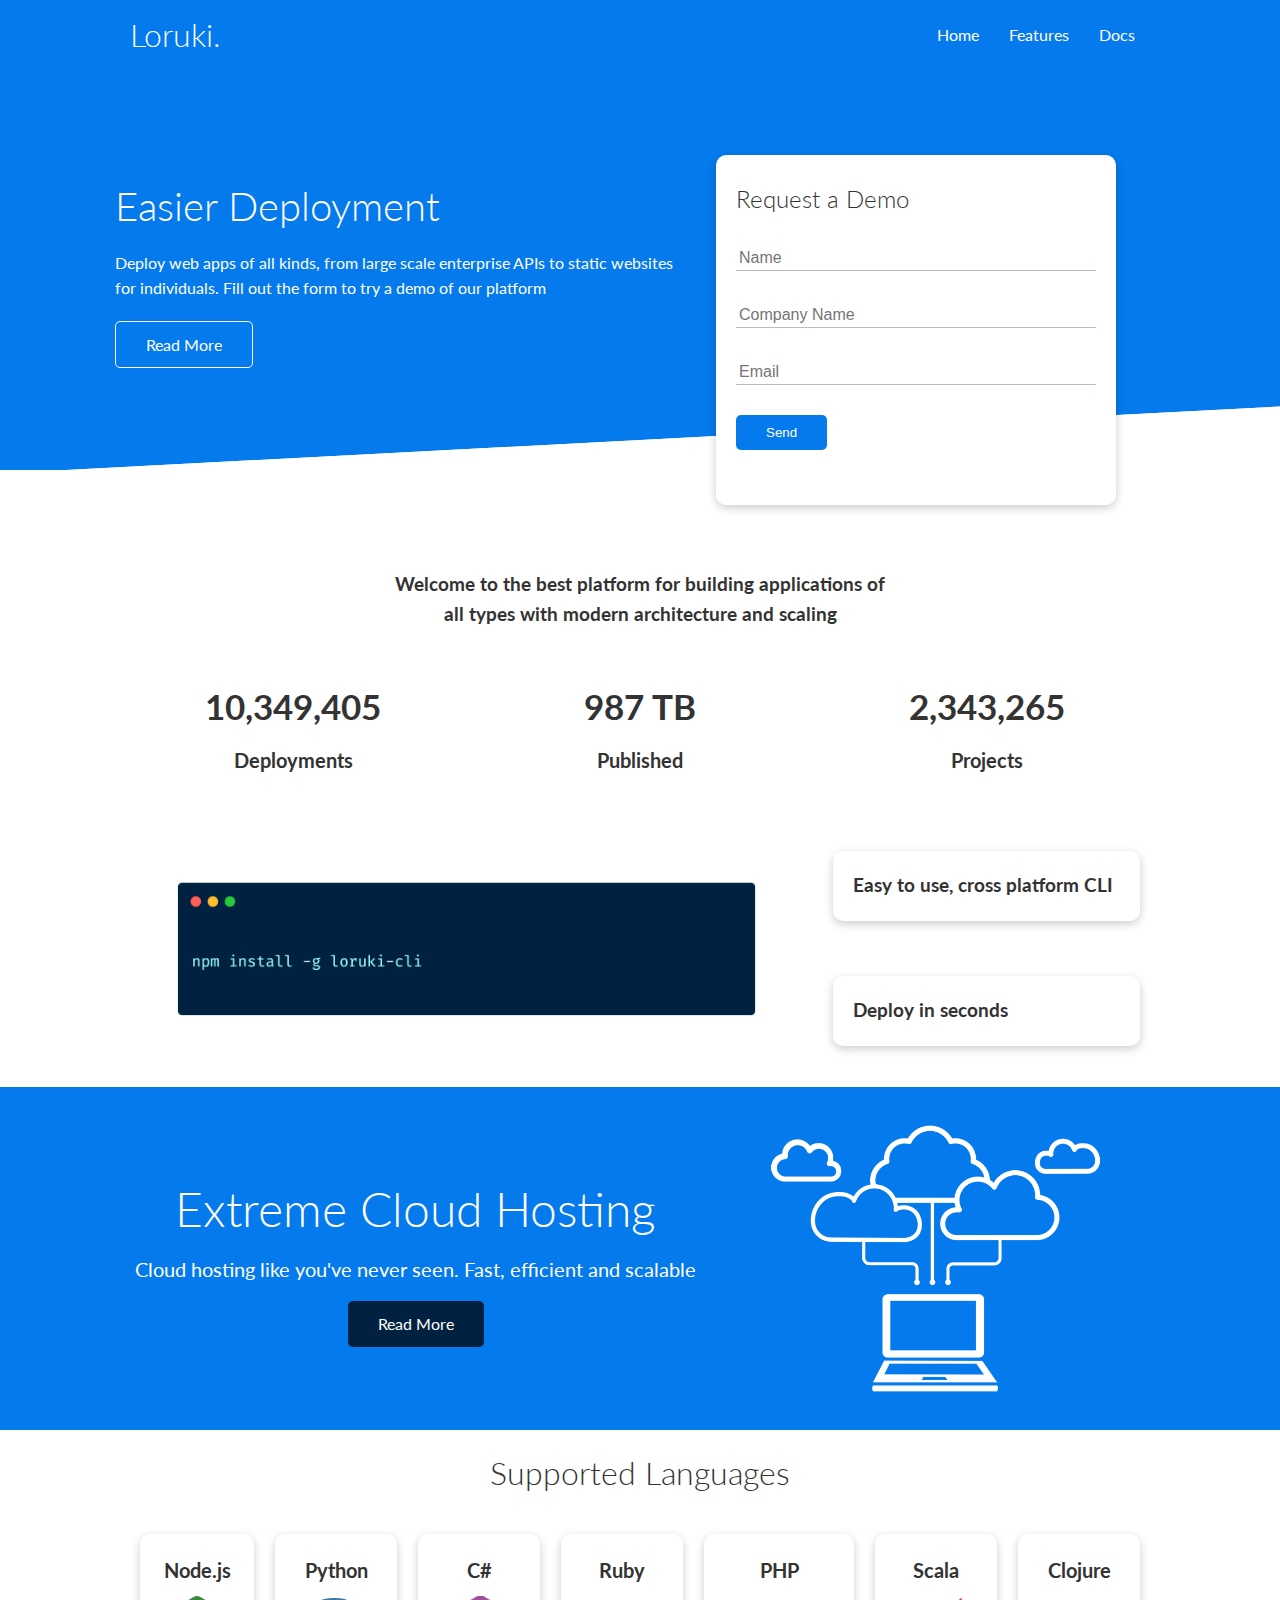
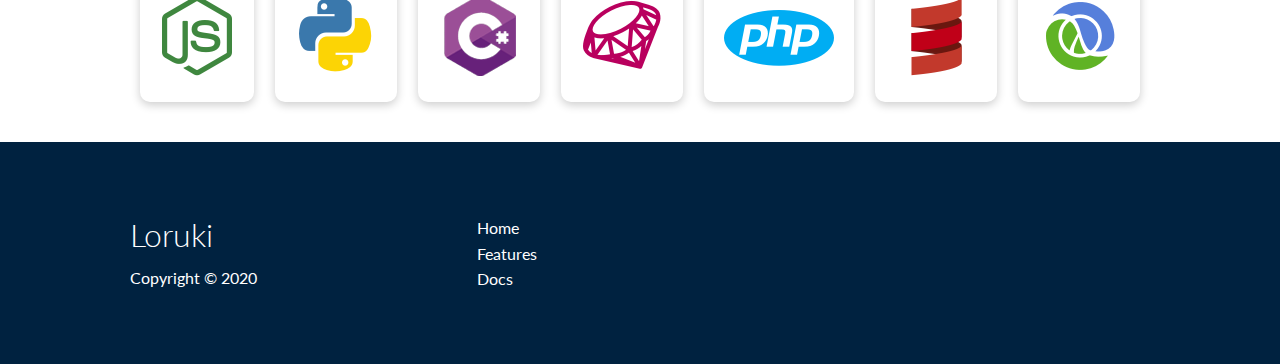
<file: Website/index.html>
<!DOCTYPE html>
<html lang="en">
<head>
    <meta charset="UTF-8">
    <meta http-equiv="X-UA-Compatible" content="IE=edge">
    <meta name="viewport" content="width=device-width, initial-scale=1.0">
    <title>Loruki | Cloud Hosting For Everyone</title>
    <link rel="preconnect" href="https://fonts.googleapis.com">
    <link rel="preconnect" href="https://fonts.gstatic.com" crossorigin>
    <link href="https://fonts.googleapis.com/css2?family=Lato:wght@300&display=swap" rel="stylesheet">
    <link rel="stylesheet" href="https://cdnjs.cloudflare.com/ajax/libs/font-awesome/6.1.2/css/all.min.css" integrity="sha512-1sCRPdkRXhBV2PBLUdRb4tMg1w2YPf37qatUFeS7zlBy7jJI8Lf4VHwWfZZfpXtYSLy85pkm9GaYVYMfw5BC1A==" crossorigin="anonymous" referrerpolicy="no-referrer" />
    <link rel="stylesheet" href="style.css">
</head>
<body>
    
    <!-- NAVBAR SECTION -->
    <div class="navbar">
        <div class="container flex">
            <h1 class="logo">Loruki.</h1>
            <nav>
                <ul>
                    <li><a href="index.html">Home</a></li>
                    <li><a href="features.html">Features</a></li>
                    <li><a href="docs.html">Docs</a></li>
                </ul>
            </nav>
        </div>
    </div>

    <!-- SHOWCASE SECTION -->
    <section class="showcase">
        <div class="container grid">
            <div class="showcase-text">
                <h1>Easier Deployment</h1>
                <p>Deploy web apps of all kinds, from large scale enterprise APIs to static websites for individuals. Fill out the form to try a demo of our platform</p>
                <a href="features.html" class="btn btn-outline">Read More</a>
            </div>

            <div class="showcase-form card">
                <h2>Request a Demo</h2>
                <form>
                    <div class="form-control">
                        <input type="text" name="name" placeholder="Name" required>
                    </div>

                    <div class="form-control">
                        <input type="text" name="company" placeholder="Company Name" required>
                    </div>

                    <div class="form-control">
                        <input type="email" name="email" placeholder="Email" required>
                    </div>

                    <input type="submit" value="Send" class="btn btn">
                </form>
            </div> 
        </div>
    </section>

    <!-- STATS SECTION -->
    <section class="stats">
        <div class="container">
            <h3 class="stats-heading text-center my-1">
                Welcome to the best platform for building applications of all types with modern architecture and scaling
            </h3>

            <div class="grid grid-3 text-center my-4">
                <div>
                    <i class="fas fa-server fa-3x"></i>
                    <h3>10,349,405</h3>
                    <p class="text-secondary">Deployments</p>
                </div>
                <div>
                    <i class="fas fa-upload fa-3x"></i>
                    <h3>987 TB</h3>
                    <p class="text-secondary">Published</p>
                    
                </div>
                <div>
                    <i class="fas fa-project-diagram fa-3x"></i>
                    <h3>2,343,265</h3>
                    <p class="text-secondary">Projects</p>

                </div>
            </div>
        </div>
    </section>

    <!-- CLI SECTION -->
    <section class="cli">
        <div class="container grid">
            <img src="img/cli.png" alt="Install cli">
            <div class="card">
                <h3>Easy to use, cross platform CLI</h3>
            </div>

            <div class="card">
                <h3>Deploy in seconds</h3>
            </div>
        </div>
    </section>

    <!-- CLOUD SECTION -->
    <section class="cloud bg-primary my-2 py-2">
        <div class="container grid">
            <div class="text-center">
                <h2 class="lg">Extreme Cloud Hosting</h2>
                <p class="lead my-1">Cloud hosting like you've never seen. Fast, efficient and scalable</p>
                <a href="features.html" class="btn btn-dark">Read More</a>
            </div>
            <img src="img/cloud.png" alt="Cloud">
        </div>
    </section>

    <!-- LANGUAGES SECTION -->
    <section class="languages">
        <h2 class="md text-center my-2">Supported Languages</h2>
        <div class="container flex">
            <div class="card">
                <h4>Node.js</h4>
                <img src="img/logos/node.png" alt="Node.js">
            </div>
            <div class="card">
                <h4>Python</h4>
                <img src="img/logos/python.png" alt="Python">
            </div>
            <div class="card">
                <h4>C#</h4>
                <img src="img/logos/csharp.png" alt="CSharp">
            </div>
            <div class="card">
                <h4>Ruby</h4>
                <img src="img/logos/ruby.png" alt="Ruby">
            </div>
            <div class="card">
                <h4>PHP</h4>
                <img src="img/logos/php.png" alt="PHP">
            </div>
            <div class="card">
                <h4>Scala</h4>
                <img src="img/logos/scala.png" alt="Scala">
            </div>
            <div class="card">
                <h4>Clojure</h4>
                <img src="img/logos/clojure.png" alt="Clojure">
            </div>
        </div>
    </section>

    <!-- FOOTER -->
    <footer class="footer bg-dark py-5">
        <div class="container grid grid-3">
            <div>
                <h1>Loruki</h1>
                <p>Copyright &copy; 2020</p>
            </div>
            <nav>
                <ul>
                    <li><a href="index.html">Home</a></li>
                    <li><a href="features.html">Features</a></li>
                    <li><a href="docs.html">Docs</a></li>
                </ul>
            </nav>

            <div class="social">
                <a href="#"><i class="fab fa-github fa-2x"></i></a>
                <a href="#"><i class="fab fa-facebook fa-2x"></i></a>
                <a href="#"><i class="fab fa-instagram fa-2x"></i></a>
                <a href="#"><i class="fab fa-twitter fa-2x"></i></a>
            </div>
        </div>
    </footer>


</body>
</html>
</file>
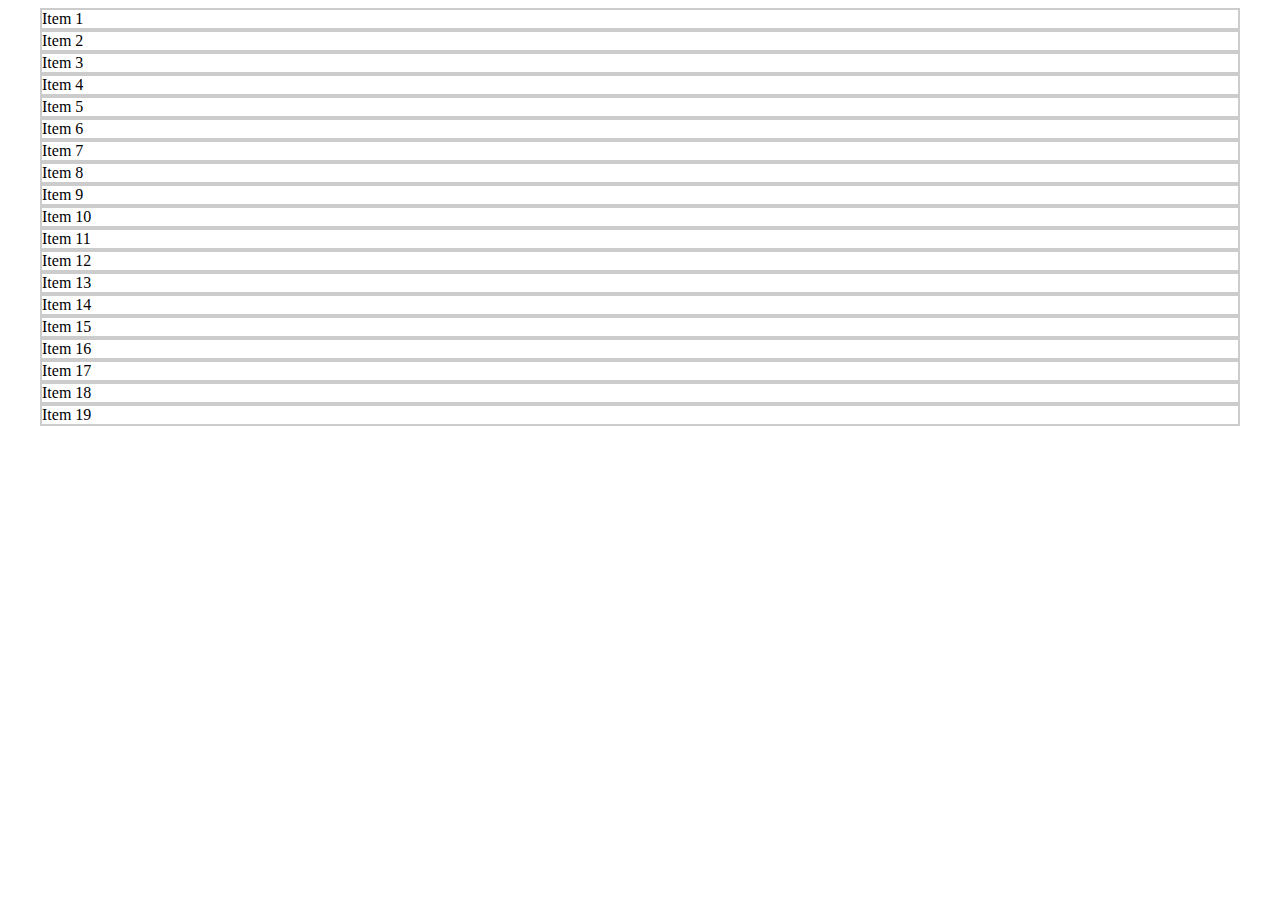
<file: Flexbox-Responsive/flexbox.html>
<!DOCTYPE html>
<html lang="en">
<head>
    <meta charset="UTF-8">
    <meta http-equiv="X-UA-Compatible" content="IE=edge">
    <meta name="viewport" content="width=device-width, initial-scale=1.0">
    <title>Flexbox</title>
    <link rel="stylesheet" href="flexbox.css">
</head>
<body>

    <div class="container">
        <section class="flex-container">
            <article class="flex-item">Item 1</article>
            <article class="flex-item">Item 2</article>
            <article class="flex-item">Item 3</article>
            <article class="flex-item">Item 4</article>
            <article class="flex-item">Item 5</article>
            <article class="flex-item">Item 6</article>
            <article class="flex-item">Item 7</article>
            <article class="flex-item">Item 8</article>
            <article class="flex-item">Item 9</article>
            <article class="flex-item">Item 10</article>
            <article class="flex-item">Item 11</article>
            <article class="flex-item">Item 12</article>
            <article class="flex-item">Item 13</article>
            <article class="flex-item">Item 14</article>
            <article class="flex-item">Item 15</article>
            <article class="flex-item">Item 16</article>
            <article class="flex-item">Item 17</article>
            <article class="flex-item">Item 18</article>
            <article class="flex-item">Item 19</article>
        </section>
    </div>

    <div class="flex">
        <div class="hijos"></div>
        <div class="hijos"></div>
        <div class="hijos"></div>
        <div class="hijos"></div>
        <div class="hijos"></div>
    </div>

    

   

    
</body>
</html>
</file>
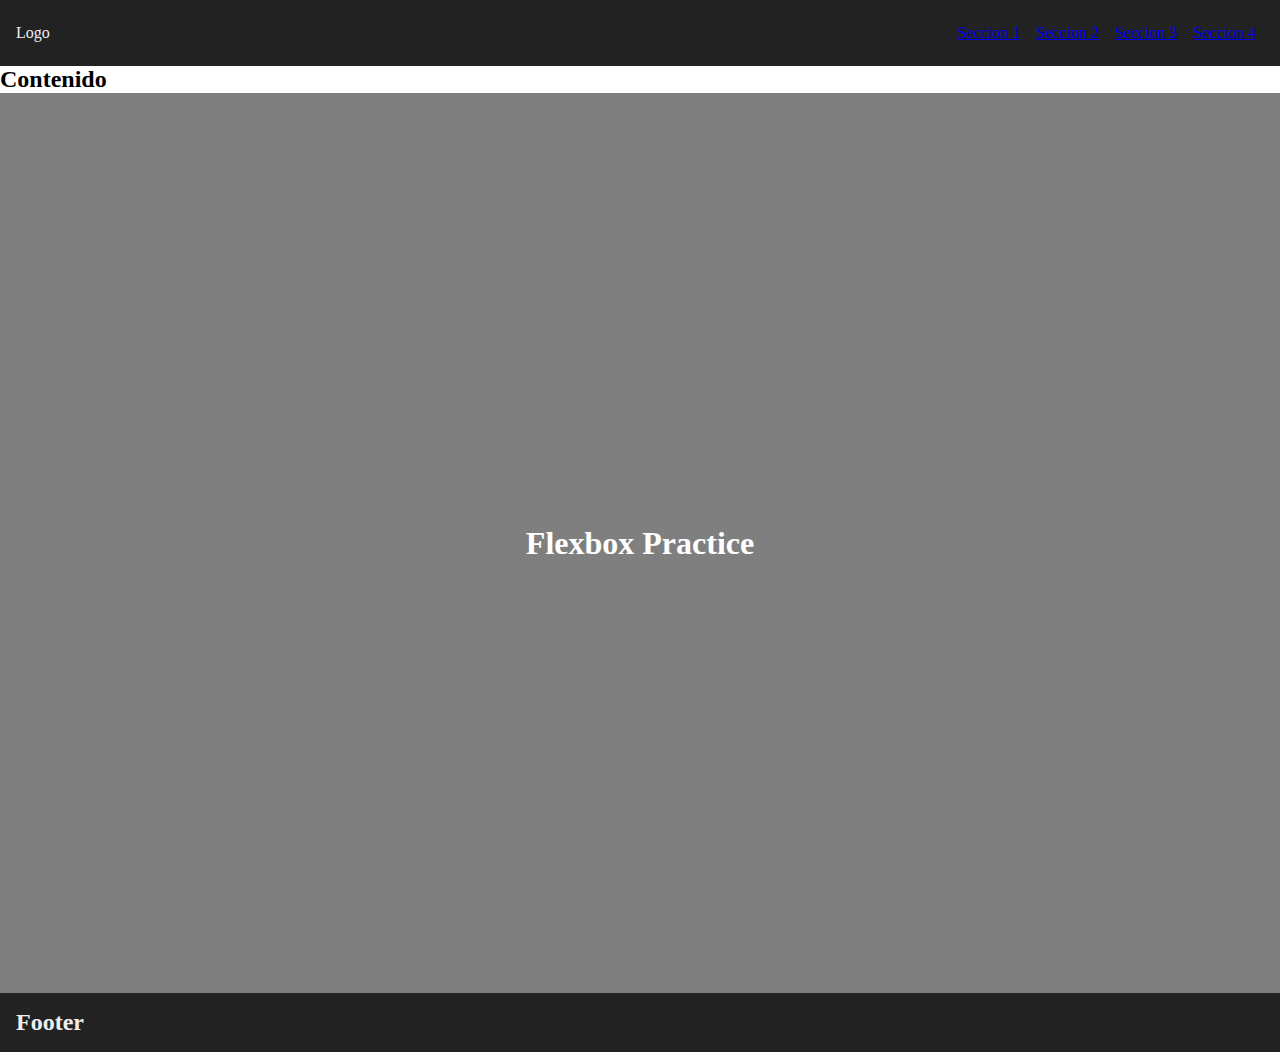
<file: Flexbox-Responsive/practica.html>
<!DOCTYPE html>
<html lang="en">
<head>
    <meta charset="UTF-8">
    <meta http-equiv="X-UA-Compatible" content="IE=edge">
    <meta name="viewport" content="width=device-width, initial-scale=1.0">
    <title>Practica Flexbox</title>
    <link rel="stylesheet" href="practica.css">
</head>
<body>
    <header class="titulares header">
        <div class="logo">Logo</div>
        <nav class="menu">
            <ul>
                <li><a href="#">Seccion 1</a></li>
                <li><a href="#">Seccion 2</a></li>
                <li><a href="#">Seccion 3</a></li>
                <li><a href="#">Seccion 4</a></li>
            </ul>
        </nav>
    </header>

    <main>
        <h2>Contenido</h2>
        <article class="hero-image">
            <div>
                <h1>Flexbox Practice</h1>
            </div>
        </article>
        
    </main>

    <footer class="titulares">
        <h2>Footer</h2>

    </footer>
    
</body>
</html>
</file>
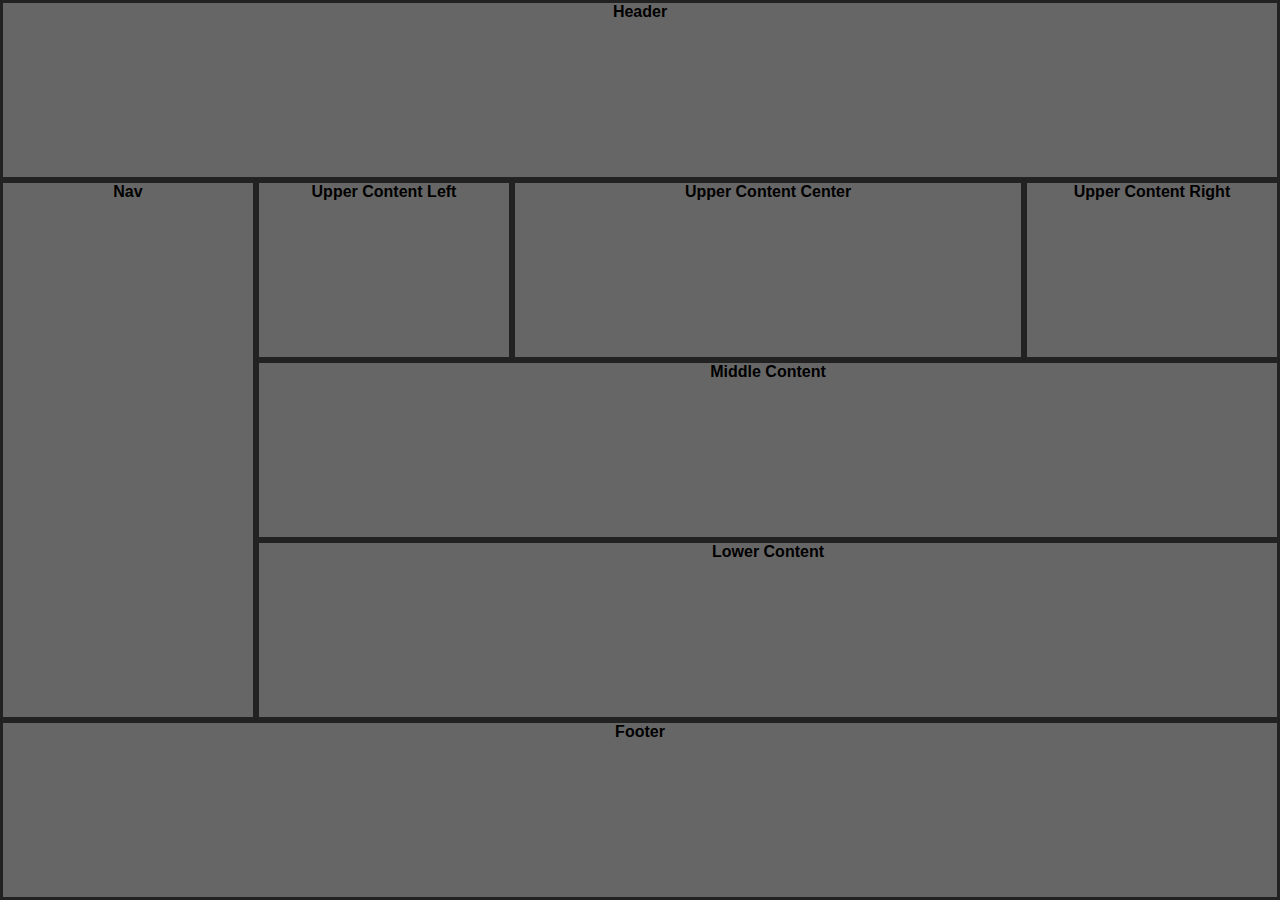
<file: GRID/grid_layout.html>
<!DOCTYPE html>
<html lang="en">
<head>
    <meta charset="UTF-8">
    <meta http-equiv="X-UA-Compatible" content="IE=edge">
    <meta name="viewport" content="width=device-width, initial-scale=1.0">
    <title>Grid Layout</title>
    <link rel="stylesheet" href="grid_layout.css">
</head>

<body>
    <header class="header">
        <h2>Header</h2>
    </header>

    <nav class="nav">
        <h2>Nav</h2>
    </nav>

    <article class="uc-left">
        <h2>Upper Content Left</h2>
    </article>

    <article class="uc-center">
        <h2>Upper Content Center</h2>
    </article>

    <article class="uc-right">
        <h2>Upper Content Right</h2>
    </article>

    <article class="uc-middle">
        <h2>Middle Content</h2>
    </article>

    <article class="uc-lower">
        <h2>Lower Content</h2>
    </article>

    <footer class="footer">
        <h2>Footer</h2>
    </footer>

</body>
</html>
</file>
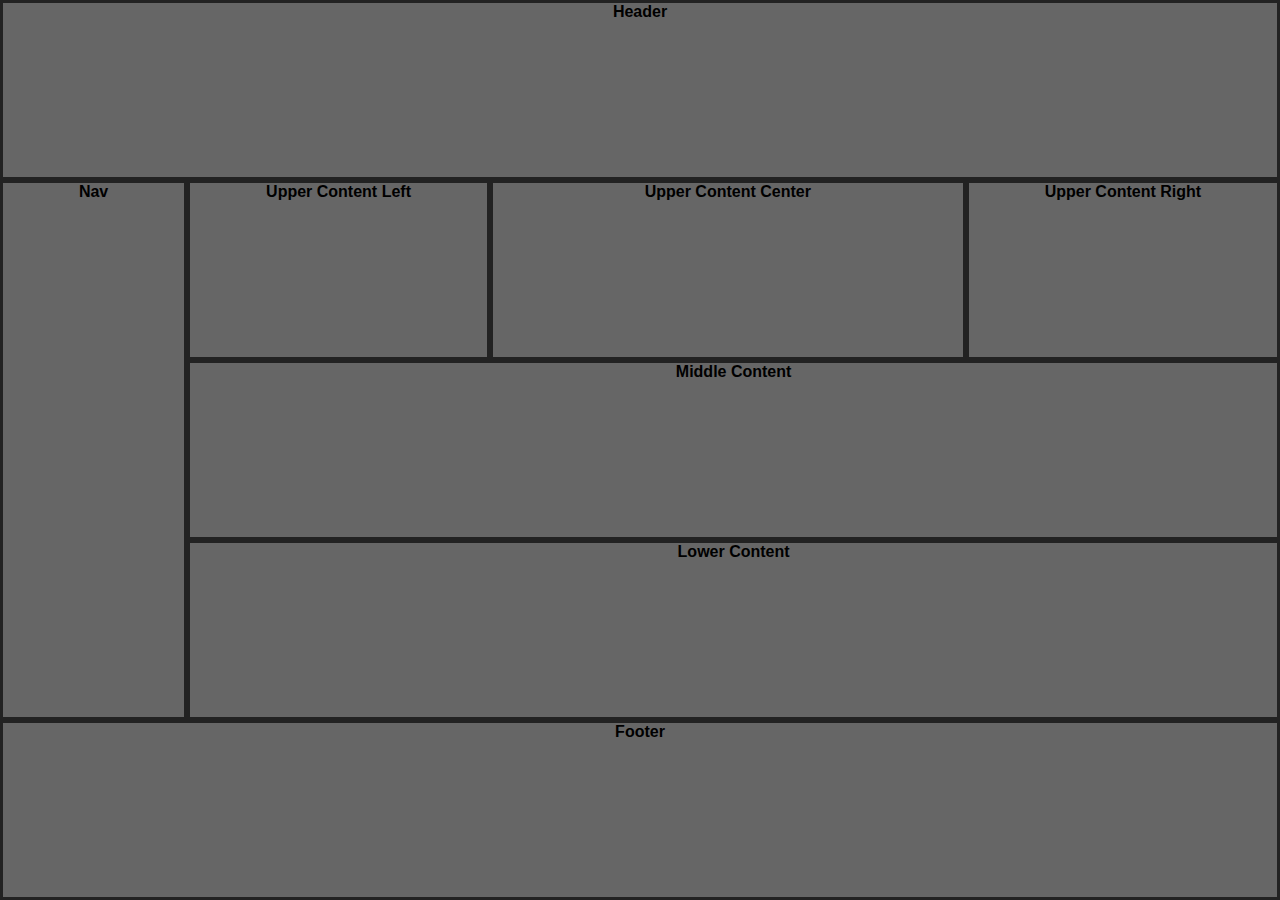
<file: GRID/grid_layout_areas.html>
<!DOCTYPE html>
<html lang="en">
<head>
    <meta charset="UTF-8">
    <meta http-equiv="X-UA-Compatible" content="IE=edge">
    <meta name="viewport" content="width=device-width, initial-scale=1.0">
    <title>Grid Layout Areas</title>
    <link rel="stylesheet" href="grid_layout_areas.css">
</head>
<body>
    <header class="header">
        <h2>Header</h2>
    </header>

    <nav class="nav">
        <h2>Nav</h2>
    </nav>

    <article class="uc-left">
        <h2>Upper Content Left</h2>
    </article>

    <article class="uc-center">
        <h2>Upper Content Center</h2>
    </article>

    <article class="uc-right">
        <h2>Upper Content Right</h2>
    </article>

    <article class="uc-middle">
        <h2>Middle Content</h2>
    </article>

    <article class="uc-lower">
        <h2>Lower Content</h2>
    </article>

    <footer class="footer">
        <h2>Footer</h2>
    </footer>
    
</body>
</html>
</file>
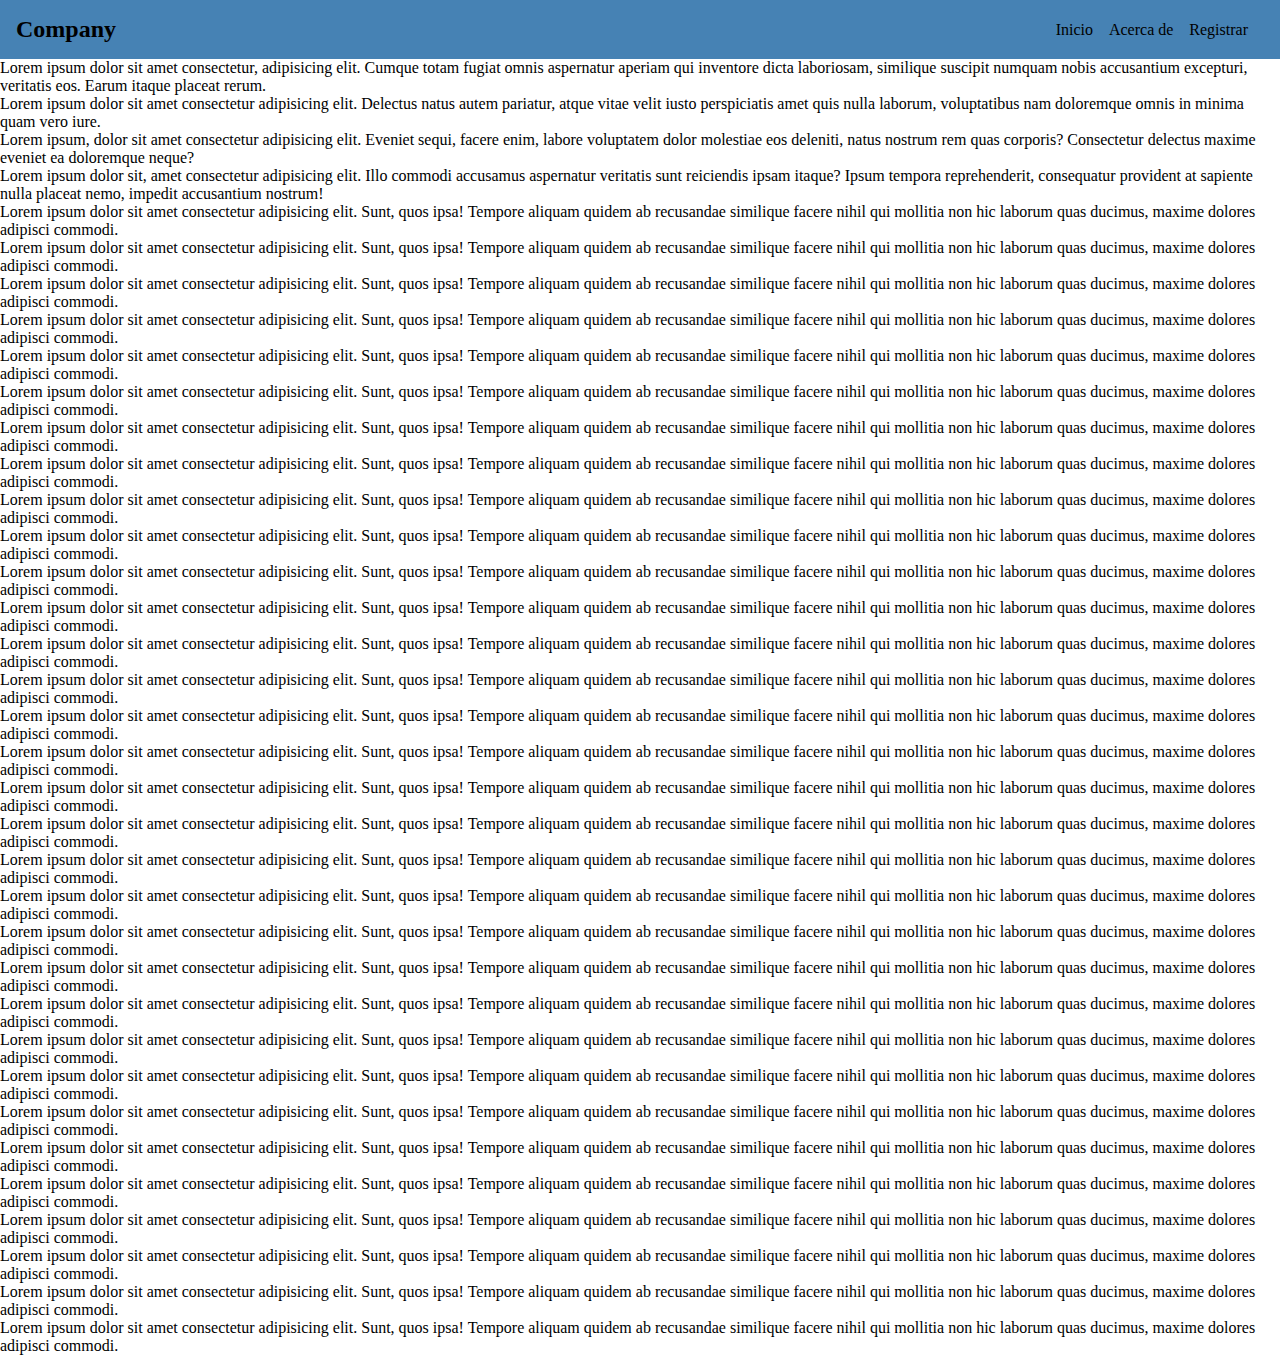
<file: Practica/practica.html>
<!DOCTYPE html>
<html lang="en">
<head>
    <meta charset="UTF-8">
    <meta http-equiv="X-UA-Compatible" content="IE=edge">
    <meta name="viewport" content="width=device-width, initial-scale=1.0">
    <title>Position</title>
    <link rel="stylesheet" href="practica.css">
</head>
<body>

    <header class="header">
        <div class="header__logo">
            <h2>Company</h2>
        </div>

        <div class="header__links">
            <ul>
                <li><a href="#" class="header__link">Inicio</a></li>
                <li><a href="#" class="header__link">Acerca de</a></li>
                <li><a href="#" class="header__link">Registrar</a></li>
            </ul>
        </div>
    </header>

    <main>
       <section class="content">
            <article class="content__article">
                <p>Lorem ipsum dolor sit amet consectetur, adipisicing elit. Cumque totam fugiat omnis aspernatur aperiam qui inventore dicta laboriosam, similique suscipit numquam nobis accusantium excepturi, veritatis eos. Earum itaque placeat rerum.</p>
            </article>
       </section>

       <section class="content">
            <article class="content__article">
                <p>Lorem ipsum dolor sit amet consectetur adipisicing elit. Delectus natus autem pariatur, atque vitae velit iusto perspiciatis amet quis nulla laborum, voluptatibus nam doloremque omnis in minima quam vero iure.</p>
            </article>
       </section>

       <section class="content">
            <article class="content__article">
                <p>Lorem ipsum, dolor sit amet consectetur adipisicing elit. Eveniet sequi, facere enim, labore voluptatem dolor molestiae eos deleniti, natus nostrum rem quas corporis? Consectetur delectus maxime eveniet ea doloremque neque?</p>
            </article>
       </section>

       <section class="content">
            <article class="content__article">
                <p>Lorem ipsum dolor sit, amet consectetur adipisicing elit. Illo commodi accusamus aspernatur veritatis sunt reiciendis ipsam itaque? Ipsum tempora reprehenderit, consequatur provident at sapiente nulla placeat nemo, impedit accusantium nostrum!</p>
            </article>
       </section>

       <section class="content">
            <article class="content__article">
                <p>Lorem ipsum dolor sit amet consectetur adipisicing elit. Sunt, quos ipsa! Tempore aliquam quidem ab recusandae similique facere nihil qui mollitia non hic laborum quas ducimus, maxime dolores adipisci commodi.</p>
            </article>
       </section>
       <section class="content">
            <article class="content__article">
                <p>Lorem ipsum dolor sit amet consectetur adipisicing elit. Sunt, quos ipsa! Tempore aliquam quidem ab recusandae similique facere nihil qui mollitia non hic laborum quas ducimus, maxime dolores adipisci commodi.</p>
            </article>
       </section>
       <section class="content">
            <article class="content__article">
                <p>Lorem ipsum dolor sit amet consectetur adipisicing elit. Sunt, quos ipsa! Tempore aliquam quidem ab recusandae similique facere nihil qui mollitia non hic laborum quas ducimus, maxime dolores adipisci commodi.</p>
            </article>
       </section>
       <section class="content">
            <article class="content__article">
                <p>Lorem ipsum dolor sit amet consectetur adipisicing elit. Sunt, quos ipsa! Tempore aliquam quidem ab recusandae similique facere nihil qui mollitia non hic laborum quas ducimus, maxime dolores adipisci commodi.</p>
            </article>
       </section>
       <section class="content">
            <article class="content__article">
                <p>Lorem ipsum dolor sit amet consectetur adipisicing elit. Sunt, quos ipsa! Tempore aliquam quidem ab recusandae similique facere nihil qui mollitia non hic laborum quas ducimus, maxime dolores adipisci commodi.</p>
            </article>
       </section>
       <section class="content">
            <article class="content__article">
                <p>Lorem ipsum dolor sit amet consectetur adipisicing elit. Sunt, quos ipsa! Tempore aliquam quidem ab recusandae similique facere nihil qui mollitia non hic laborum quas ducimus, maxime dolores adipisci commodi.</p>
            </article>
       </section>
       <section class="content">
            <article class="content__article">
                <p>Lorem ipsum dolor sit amet consectetur adipisicing elit. Sunt, quos ipsa! Tempore aliquam quidem ab recusandae similique facere nihil qui mollitia non hic laborum quas ducimus, maxime dolores adipisci commodi.</p>
            </article>
       </section>
       <section class="content">
            <article class="content__article">
                <p>Lorem ipsum dolor sit amet consectetur adipisicing elit. Sunt, quos ipsa! Tempore aliquam quidem ab recusandae similique facere nihil qui mollitia non hic laborum quas ducimus, maxime dolores adipisci commodi.</p>
            </article>
       </section>
       <section class="content">
            <article class="content__article">
                <p>Lorem ipsum dolor sit amet consectetur adipisicing elit. Sunt, quos ipsa! Tempore aliquam quidem ab recusandae similique facere nihil qui mollitia non hic laborum quas ducimus, maxime dolores adipisci commodi.</p>
            </article>
       </section>
       <section class="content">
            <article class="content__article">
                <p>Lorem ipsum dolor sit amet consectetur adipisicing elit. Sunt, quos ipsa! Tempore aliquam quidem ab recusandae similique facere nihil qui mollitia non hic laborum quas ducimus, maxime dolores adipisci commodi.</p>
            </article>
       </section>
       <section class="content">
            <article class="content__article">
                <p>Lorem ipsum dolor sit amet consectetur adipisicing elit. Sunt, quos ipsa! Tempore aliquam quidem ab recusandae similique facere nihil qui mollitia non hic laborum quas ducimus, maxime dolores adipisci commodi.</p>
            </article>
       </section>
       <section class="content">
            <article class="content__article">
                <p>Lorem ipsum dolor sit amet consectetur adipisicing elit. Sunt, quos ipsa! Tempore aliquam quidem ab recusandae similique facere nihil qui mollitia non hic laborum quas ducimus, maxime dolores adipisci commodi.</p>
            </article>
       </section>
       <section class="content">
            <article class="content__article">
                <p>Lorem ipsum dolor sit amet consectetur adipisicing elit. Sunt, quos ipsa! Tempore aliquam quidem ab recusandae similique facere nihil qui mollitia non hic laborum quas ducimus, maxime dolores adipisci commodi.</p>
            </article>
       </section>
       <section class="content">
            <article class="content__article">
                <p>Lorem ipsum dolor sit amet consectetur adipisicing elit. Sunt, quos ipsa! Tempore aliquam quidem ab recusandae similique facere nihil qui mollitia non hic laborum quas ducimus, maxime dolores adipisci commodi.</p>
            </article>
       </section>
       <section class="content">
            <article class="content__article">
                <p>Lorem ipsum dolor sit amet consectetur adipisicing elit. Sunt, quos ipsa! Tempore aliquam quidem ab recusandae similique facere nihil qui mollitia non hic laborum quas ducimus, maxime dolores adipisci commodi.</p>
            </article>
       </section>
       <section class="content">
            <article class="content__article">
                <p>Lorem ipsum dolor sit amet consectetur adipisicing elit. Sunt, quos ipsa! Tempore aliquam quidem ab recusandae similique facere nihil qui mollitia non hic laborum quas ducimus, maxime dolores adipisci commodi.</p>
            </article>
       </section>
       <section class="content">
            <article class="content__article">
                <p>Lorem ipsum dolor sit amet consectetur adipisicing elit. Sunt, quos ipsa! Tempore aliquam quidem ab recusandae similique facere nihil qui mollitia non hic laborum quas ducimus, maxime dolores adipisci commodi.</p>
            </article>
       </section>
       <section class="content">
            <article class="content__article">
                <p>Lorem ipsum dolor sit amet consectetur adipisicing elit. Sunt, quos ipsa! Tempore aliquam quidem ab recusandae similique facere nihil qui mollitia non hic laborum quas ducimus, maxime dolores adipisci commodi.</p>
            </article>
       </section>
       <section class="content">
            <article class="content__article">
                <p>Lorem ipsum dolor sit amet consectetur adipisicing elit. Sunt, quos ipsa! Tempore aliquam quidem ab recusandae similique facere nihil qui mollitia non hic laborum quas ducimus, maxime dolores adipisci commodi.</p>
            </article>
       </section>
       <section class="content">
            <article class="content__article">
                <p>Lorem ipsum dolor sit amet consectetur adipisicing elit. Sunt, quos ipsa! Tempore aliquam quidem ab recusandae similique facere nihil qui mollitia non hic laborum quas ducimus, maxime dolores adipisci commodi.</p>
            </article>
       </section>
       <section class="content">
            <article class="content__article">
                <p>Lorem ipsum dolor sit amet consectetur adipisicing elit. Sunt, quos ipsa! Tempore aliquam quidem ab recusandae similique facere nihil qui mollitia non hic laborum quas ducimus, maxime dolores adipisci commodi.</p>
            </article>
       </section>
       <section class="content">
            <article class="content__article">
                <p>Lorem ipsum dolor sit amet consectetur adipisicing elit. Sunt, quos ipsa! Tempore aliquam quidem ab recusandae similique facere nihil qui mollitia non hic laborum quas ducimus, maxime dolores adipisci commodi.</p>
            </article>
       </section>
       <section class="content">
            <article class="content__article">
                <p>Lorem ipsum dolor sit amet consectetur adipisicing elit. Sunt, quos ipsa! Tempore aliquam quidem ab recusandae similique facere nihil qui mollitia non hic laborum quas ducimus, maxime dolores adipisci commodi.</p>
            </article>
       </section>
       <section class="content">
            <article class="content__article">
                <p>Lorem ipsum dolor sit amet consectetur adipisicing elit. Sunt, quos ipsa! Tempore aliquam quidem ab recusandae similique facere nihil qui mollitia non hic laborum quas ducimus, maxime dolores adipisci commodi.</p>
            </article>
       </section>
       <section class="content">
            <article class="content__article">
                <p>Lorem ipsum dolor sit amet consectetur adipisicing elit. Sunt, quos ipsa! Tempore aliquam quidem ab recusandae similique facere nihil qui mollitia non hic laborum quas ducimus, maxime dolores adipisci commodi.</p>
            </article>
       </section>
       <section class="content">
            <article class="content__article">
                <p>Lorem ipsum dolor sit amet consectetur adipisicing elit. Sunt, quos ipsa! Tempore aliquam quidem ab recusandae similique facere nihil qui mollitia non hic laborum quas ducimus, maxime dolores adipisci commodi.</p>
            </article>
       </section>
       <section class="content">
            <article class="content__article">
                <p>Lorem ipsum dolor sit amet consectetur adipisicing elit. Sunt, quos ipsa! Tempore aliquam quidem ab recusandae similique facere nihil qui mollitia non hic laborum quas ducimus, maxime dolores adipisci commodi.</p>
            </article>
       </section>
       <section class="content">
            <article class="content__article">
                <p>Lorem ipsum dolor sit amet consectetur adipisicing elit. Sunt, quos ipsa! Tempore aliquam quidem ab recusandae similique facere nihil qui mollitia non hic laborum quas ducimus, maxime dolores adipisci commodi.</p>
            </article>
       </section>
       <section class="content">
            <article class="content__article">
                <p>Lorem ipsum dolor sit amet consectetur adipisicing elit. Sunt, quos ipsa! Tempore aliquam quidem ab recusandae similique facere nihil qui mollitia non hic laborum quas ducimus, maxime dolores adipisci commodi.</p>
            </article>
       </section>
       <section class="content">
            <article class="content__article">
                <p>Lorem ipsum dolor sit amet consectetur adipisicing elit. Sunt, quos ipsa! Tempore aliquam quidem ab recusandae similique facere nihil qui mollitia non hic laborum quas ducimus, maxime dolores adipisci commodi.</p>
            </article>
       </section>
       <section class="content">
            <article class="content__article">
                <p>Lorem ipsum dolor sit amet consectetur adipisicing elit. Sunt, quos ipsa! Tempore aliquam quidem ab recusandae similique facere nihil qui mollitia non hic laborum quas ducimus, maxime dolores adipisci commodi.</p>
            </article>
       </section>
       <section class="content">
            <article class="content__article">
                <p>Lorem ipsum dolor sit amet consectetur adipisicing elit. Sunt, quos ipsa! Tempore aliquam quidem ab recusandae similique facere nihil qui mollitia non hic laborum quas ducimus, maxime dolores adipisci commodi.</p>
            </article>
       </section>
    </main>
    
</body>
</html>
</file>
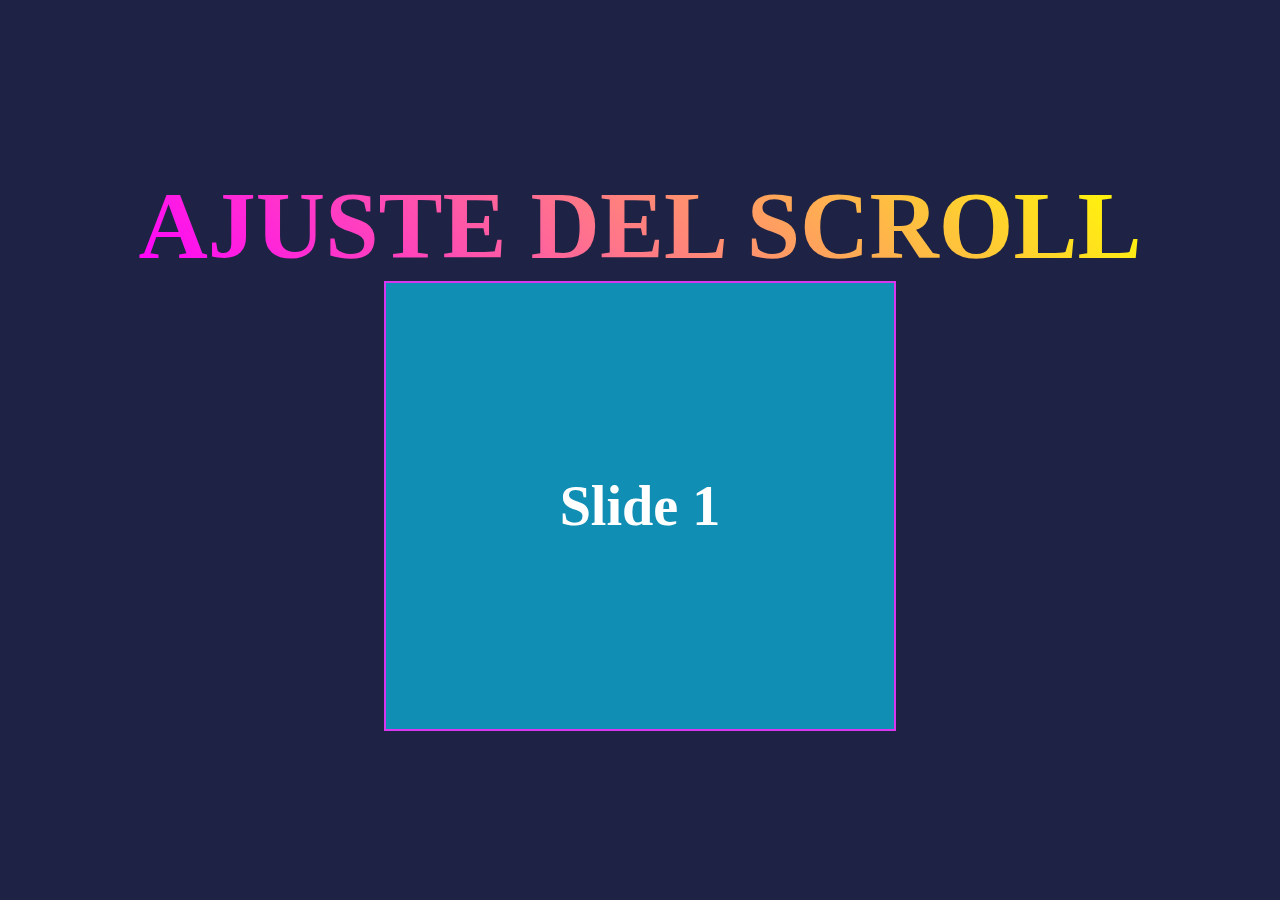
<file: Efectos-Visuales y Movimiento en CSS/scroll/scroll-snap.html>
<!DOCTYPE html>
<html lang="en">
<head>
    <meta charset="UTF-8">
    <meta http-equiv="X-UA-Compatible" content="IE=edge">
    <meta name="viewport" content="width=device-width, initial-scale=1.0">
    <title>CSS COURSE | Scroll Snap</title>
    <link rel="stylesheet" href="scroll-snap.css">

</head>
<body>
    <main class="slides">

        
		<section class="slide">
            <article class="slide-container">
                <h1 class="gradient-text">AJUSTE DEL SCROLL</h1>
               <section class="carousel">
                    <div class="carousel-container">

                        <article class="carousel-slide">
                            <div class="carousel-slide-content">
                                <h3>Slide 1</h3>
                            </div>
                        </article>

                        <article class="carousel-slide">
                            <div class="carousel-slide-content">
                                <h3>Slide 2</h3>
                            </div>
                        </article>

                        <article class="carousel-slide">
                            <div class="carousel-slide-content">
                                <h3>Slide 3</h3>
                            </div>
                        </article>


                        <article class="carousel-slide">
                            <div class="carousel-slide-content">
                                <h3>Slide 4</h3>
                            </div>
                        </article>


                        <article class="carousel-slide">
                            <div class="carousel-slide-content">
                                <h3>Slide 5</h3>
                            </div>
                        </article>
                        
                    </div>
               </section>
            </article>
        </section>


        <section class="slide">
            <article class="slide-container">
                <h2>Slide 2</h2>
                <p>Lorem ipsum, dolor sit amet consectetur adipisicing elit. Explicabo laudantium impedit officiis, fugit qui rerum! Ea, praesentium consequatur, sed nisi cum quaerat corporis debitis et autem voluptatibus quia, quae blanditiis.</p>
            </article>
        </section>


        <section class="slide">
            <article class="slide-container">
                <h2>Slide 3</h2>
                <p>Lorem ipsum dolor, sit amet consectetur adipisicing elit. Enim corporis doloremque ipsam, illo voluptate similique quae culpa quo? Ullam, libero. Repellendus, labore. Laborum ratione itaque est amet debitis iste eius.</p>
            </article>
        </section>


        <section class="slide">
            <article class="slide-container">
                <h2>Slide 4</h2>
                Lorem ipsum dolor sit amet consectetur, adipisicing elit. Laborum velit sit pariatur voluptatum eaque iusto iste deserunt necessitatibus distinctio recusandae tenetur, error assumenda sunt corrupti excepturi tempore officiis ex animi.
            </article>
        </section>


        <section class="slide">
            <article class="slide-container">
                <h2>Slide 5</h2>
                <p>Lorem ipsum dolor sit amet consectetur adipisicing elit. Possimus vero nobis voluptatibus laborum, fugiat deserunt quidem quos nulla quia iure ducimus aliquid ratione, maiores, quisquam ad tenetur commodi blanditiis doloribus!</p>
            </article>
        </section>


    </main>

   
    
</body>
</html>
</file>
<file: Website/style.css>
:root{
    --primary-color: #047aed;
    --secondary-color: #1c3fa8;
    --dark-color: #002240;
    --light-color: #f4f4f4;
}


*{
    margin: 0;
    padding: 0;
    box-sizing: border-box;
}

body{
    font-family: 'Lato', sans-serif;
    color: #333;
    line-height: 1.6;
}

ul{
    list-style-type: none;
}

a{
    text-decoration: none;
}

h1,
h2{
    font-weight: 300;
    line-height: 1.2;
    margin: 10px 0;
}

p{
    margin: 10px 0;

}

img{
    width: 100%;
}

/*NAVBAR------*/
.navbar{
    background-color: var(--primary-color);
    color: #fff;
    height: 70px;
}

.navbar ul{
    display: flex;
}

.navbar a{
    color: #fff;
    padding: 10px;
    margin: 0 5px;
}

.navbar a:hover{
    border-bottom: 2px solid #fff;
}

/* SHOWCASE */
.showcase{
    height: 400px;
    background-color: var(--primary-color);
    color: #fff;
    position: relative;
}

.showcase h1{
    font-size: 40px;
}

.showcase p{
    margin: 20px 0;
}

.showcase-text{
    animation: slideInFromLeft 1s ease-in;
}

.showcase .grid{
    overflow: visible;
    grid-template-columns: 55% 45%;
    gap: 30px
}

.showcase-form{
    position: relative;
    top: 60px;
    height: 350px;
    width: 400px;
    padding: 40px;
    z-index: 100;
    animation: slideInFromRight 1s ease-in;
}

.showcase-form .form-control{
    margin: 30px 0;
}

.form-control input[type="text"],
.form-control input[type="email"]{
    border: 0;
    border-bottom: 1px solid #b4becd;
    width: 100%;
    padding: 3px;
    font-size: 16px;
}

.showcase-form input:focus{
    outline: none;
}

.showcase::before,
.showcase::after{
    content: "";
    position: absolute;
    height: 100px;
    bottom: -70px;
    right: 0;
    left: 0;
    background-color: #fff;
    transform: skewY(-3deg);
}

.my-1{
    margin: 1rem 0;
}

.my-2{
    margin: 1.5rem 0;
}

.my-3{
    margin: 2rem 0;
}

.my-4{
    margin: 3rem 0;
}

.my-5{
    margin: 4rem;
}

.m-1{
    margin: 1rem;
}

.m-2{
    margin: 1.5rem;
}

.m-3{
    margin: 2rem;
}

.m-4{
    margin: 3rem;
}

.m-5{
    margin: 4rem;
}

.py-1{
    padding: 1rem 0;
}

.py-2{
    padding: 1.5rem 0;
}

.py-3{
    padding: 2rem 0;
}

.py-4{
    padding: 3rem 0;
}

.py-5{
    padding: 4rem 0;
} 


/* STATS */

.stats{
    padding-top: 100px;
    animation: slideInFromBottom 1s ease-in;
}

.stats-heading{
    max-width: 500px;
    margin:  auto;
}

.stats .grid h3 {
    font-size: 35px;
}

.stats .grid p{
    font-size: 20px;
    font-weight: bold;
}

/* TEXT SIZES */
.lead{
    font-size: 20px;
}

.sm{
    font-size: 1rem;
}

.md{
    font-size: 2rem;
}

.lg{
    font-size: 3rem;
}

.xl{
    font-size: 4rem;
}

/* UTILITIES */

.container{
    max-width: 1100px;
    margin: 0 auto;
    overflow: auto;
    padding: 0 40px;
}

.flex{
    display: flex;
    justify-content: space-between;
    align-items: center;
    height: 100%;
   
}

.card{
    color: #333;
    background-color: #fff;
    border-radius: 10px;
    box-shadow: 0 3px 10px rgba(0, 0, 0, 0.2);
    padding: 20px;
    margin: 10px;
    
}

.btn{
    display: inline-block;
    padding: 10px 30px;
    cursor: pointer;
    background-color: var(--primary-color);
    color: #fff;
    border: none;
    border-radius: 5px;
}

.btn-outline{
    background-color: transparent;
    border: 1px solid #fff;
}

.text-center{
    text-align: center;
}

.btn:hover{
    transform: scale(0.98);
}

.grid{
    display: grid;
    grid-template-columns: repeat(2, 1fr);
    gap: 20px;
    justify-content: center;
    align-items: center;
    height: 100%;
}

.grid-3{
    grid-template-columns: repeat(3, 1fr);
}

/* BACKGROUND & COLORED BUTTONS */
.bg-primary,
.btn-primary{
    background-color: var(--primary-color);
    color: #fff;
}

.bg-secondary,
.btn-secondary{
    background-color: var(--secondary-color);
    color: #fff;
}

.bg-dark,
.btn-dark{
    background-color: var(--dark-color);
    color: #fff;
}

.bg-light,
.btn-light{
    background-color: var(--light-color);
    color: #333;
}

.bg-primary a,
.btn-primary a,
.bg-secondary a,
.btn-secondary a,
.bg-dark a,
.btn-dark a{
    color: #fff;
}

/* CLI */
.cli .grid{
    grid-template-columns: repeat(3, 1fr);
    grid-template-rows: repeat(2, 1fr);
}

.cli .grid > *:first-child{
    grid-column: 1 / span 2;
    grid-row: 1 / span 2;
}

/* CLOUD */

.cloud .grid{
    grid-template-columns: 4fr 3fr;
}

/* LANGUAGES */
.languages .flex{
    flex-wrap: wrap;
}

.languages .card{
    text-align: center;
    margin: 18px 10px 40px;
    transition: transform 0.2s ease-in;
}

.languages .card h4{
    font-size: 20px;
    margin-bottom: 10px;
}

.languages .card:hover{
    transform: translateY(-15px);
}

/* FOOTER */
.footer .social a{
    margin: 0 10px;
}

/* ANIMATIONS */
@keyframes slideInFromLeft {
    0%{
        transform: translateX(-100%);
    }

    100%{
        transform: translateX(0);
    }
}

@keyframes slideInFromRight {
    0%{
        transform: translateX(100%);
    }

    100%{
        transform: translateX(0);
    }
}

@keyframes slideInFromTop {
    0%{
        transform: translateY(-100%);
    }

    100%{
        transform: translateY(0);
    }
}

@keyframes slideInFromBottom {
    0%{
        transform: translateY(100%);
    }

    100%{
        transform: translateY(0);
    }
}

/* RESPONSIVE (MEDIA QUERIES) */

/* Tablets and under */
@media screen and (max-width: 768px) {
    .grid,
    .showcase .grid,
    .stats,
    .cli .grid,
    .cloud .grid{
        grid-template-columns: 1fr;
        grid-template-rows: 1fr;
    }

    .showcase{
        height: auto;
    }

    .showcase-text{
        text-align: center;
        margin-top: 40px;
    }

    .showcase-form{
        justify-self: center;
        margin: auto;
    }

    .cli .grid > *:first-child{
        grid-column: 1;
        grid-row: 1;
    }

}


/* Mobile */
@media screen and (max-width: 500px){
    .navbar{
        height: 100px;
    }

    .navbar .flex{
        flex-direction: column;
    }

    .navbar ul{
        padding: 10px;
        background-color: rgba(0,0,0,0.1);
    }
}
</file>
<file: Flexbox-Responsive/flexbox.css>
*{
    box-sizing: border-box;
}

.container{
    margin: auto;
    max-width: 1200px;
}

.flex-container{
    display: flex;
    flex-wrap: wrap;
}

.flex-item{
    border: 2px solid rgba(0, 0, 0, 0.2);
    flex: 0 0 100%;
}
</file>
<file: Flexbox-Responsive/practica.css>
*{
    box-sizing: border-box;
    margin: 0;
    padding: 0;
}

body{
    display: flex;
    flex-direction: column;
    min-height: 100vh;
}

.header{
    display: flex;
    flex-direction: column;
    align-items: center;
    
}

main{
    flex-grow: 1;
}

.titulares{
    padding: 1rem;
    background-color: #222;
    color: #eee;
}

.menu ul{
    list-style-type: none;
}

.hero-image{
    min-height: 100vh;
    background-image: url("https://placeimg.com/1440/720/tech");
    background-repeat: no-repeat;
    color: #fff;
    
}

.hero-image div{
    display: flex;
    justify-content: center;
    align-items: center;
    min-height: inherit;
    background-color: rgba(0, 0, 0, 0.5);

}

@media screen and (min-width: 1024px){
    .header{
        flex-direction: initial;
        justify-content: space-between;
    }

    .menu ul{
        display: flex;
    }

    .menu li{
        padding: 0.5rem;
    }
}
</file>
<file: GRID/grid_layout.css>
*{
    margin: 0;
    box-sizing: border-box;
    font-size: 16px;
    font-family: sans-serif;
}

body{
    display: grid;
    grid-template-columns: repeat(6, 1fr);
    grid-template-rows: repeat(5, auto);
    min-height: 100vh;
}

body > *{
    background-color: #666;
    border: medium solid #222;
}

h2{
    text-align: center;
}

.header{
    grid-column: span 6;
    grid-row: span 1;
}

.nav{
    grid-column: span 6;
    grid-row: span 1;
}

.uc-left{
    grid-column: span 2;
    grid-row: span 1;
}

.uc-center{
    grid-column: span 2;
    grid-row: span 1;
}

.uc-right{
    grid-column: span 2;
    grid-row: span 1;
}

.uc-middle{
    grid-column: span 3;
    grid-row: span 1;
}

.uc-lower{
    grid-column: span 3;
    grid-row: span 1;
}

.footer{
    grid-column: span 6;
    grid-row: 5 / 6;
}

@media screen and (min-width: 1024px){
    body{
        grid-template-columns: repeat(5, 1fr);
        grid-template-rows: repeat(5, auto);
    }

    .header{
        grid-column: span 5;
        grid-row: span 1;
    }
    
    .nav{
        grid-column: 1 / 2;
        grid-row: 2 / 5;
    }
    
    .uc-left{
        grid-column: 2 / 3;
        grid-row: 2 / 3;
    }
    
    .uc-center{
        grid-column: 3 / 5;
        grid-row: 2 / 3;
    }
    
    .uc-right{
        grid-column: 5 / 6;
        grid-row: 2 / 3;
    }
    
    .uc-middle{
        grid-column: 2 / 6;
        grid-row: 3 / 4;
    }
    
    .uc-lower{
        grid-column: 2 / 6;
        grid-row: 4 / 5;
    }
    
    .footer{
        grid-column: 1 / 6;
        grid-row: 5 / 6;
    }


}
</file>
<file: GRID/grid_layout_areas.css>
*{
    margin: 0;
    box-sizing: border-box;
    font-size: 16px;
    font-family: sans-serif;
}

body{
    display: grid;
   grid-template-areas: 
   "header header header header header header"
   "nav nav nav nav nav nav"
   "uc-left uc-left uc-center uc-center uc-right uc-right"
   "middle middle middle lower lower lower"
   "footer footer footer footer footer footer";
    min-height: 100vh;
}
body > *{
    background-color: #666;
    border: medium solid #222;
}

h2{
    text-align: center;
}

.header{
    grid-area: header;
}

.nav{
   grid-area: nav; 
}

.uc-left{
    grid-area: uc-left;
}

.uc-center{
    grid-area: uc-center;
}

.uc-right{
    grid-area: uc-right;
}

.uc-middle{
    grid-area: middle;
}

.uc-lower{
    grid-area: lower;
}

.footer{
    grid-area: footer;
}


@media screen and (min-width: 1024px){
    body{
        grid-template-areas: 
        "header header header header header"
        "nav uc-left uc-center uc-center uc-right"
        "nav middle middle middle middle"
        "nav lower lower lower lower"
        "footer footer footer footer footer";
    }

    


}
</file>
<file: Practica/practica.css>
*{
    margin: 0;
    padding: 0;
    box-sizing: border-box;
}


::-webkit-scrollbar{
    width: 0px;
}


header{
    display: flex;
    justify-content: space-between;
    align-items: center;
    position: sticky;
    top: 0;
    width: 100%;
    padding: 1rem;
    background-color: steelblue;
}


.header__links ul{
    display: flex;
    list-style: none;
}

.header__link{
    margin-right: 1rem;
    text-decoration: none;
    color: #000;
}


/* main{
    padding-top: 4rem;
}
 */
</file>
<file: Efectos-Visuales y Movimiento en CSS/scroll/scroll-snap.css>
*{
    box-sizing: border-box;
    margin: 0;
    padding: 0;
}

.slides{
    width: 100%;
    height: 100vh;
    overflow-y: scroll;
    /* scroll-snap-type: [x | y | inline | block | both] [mandatory | proximity]; */
    scroll-snap-type: y mandatory;

}


.slide{
    width: 100%;
    height: inherit;
    background-color: #1e2345;
    color: #fff;
    scroll-snap-align: start;
    scroll-snap-align: center;
}

.slide:nth-child(even){
    background-color: #108eb4;
}

.slide-container{
    width: 80%;
    height: inherit;
    margin: 0 auto;
    display: flex;
    flex-direction: column;
    justify-content: center;
    align-items: center;
    font-size: 3rem;
}

.carousel{
    display: flex;
    border: 2px solid #d936f0;
    width: 50%;
    height: 50vh;
    overflow-x: hidden;
}

.carousel-container{
    width: 100%;
    display: grid;
    grid-template-columns: repeat(5, 100%);
    overflow-x: scroll;
    overflow-y: hidden;
    scroll-snap-type: x proximity;
}

.carousel-slide{
    display: flex;
    flex-direction: column;
    justify-content: center;
    align-items: center;
    background-color: #108eb4;
    scroll-snap-align: center;
}

.carousel-slide:nth-child(even){
    background-color: #1e2345;
}


.gradient-text{
    background-image: linear-gradient(45deg, magenta, yellow);
    -ms-background-clip: text;
    -moz-background-clip: text;
    -webkit-background-clip: text;
    background-clip: text;
    -ms-text-fill-color: transparent;
    -moz-text-fill-color: transparent;
    -webkit-text-fill-color: transparent;
    text-fill-color: transparent;
}
</file>
